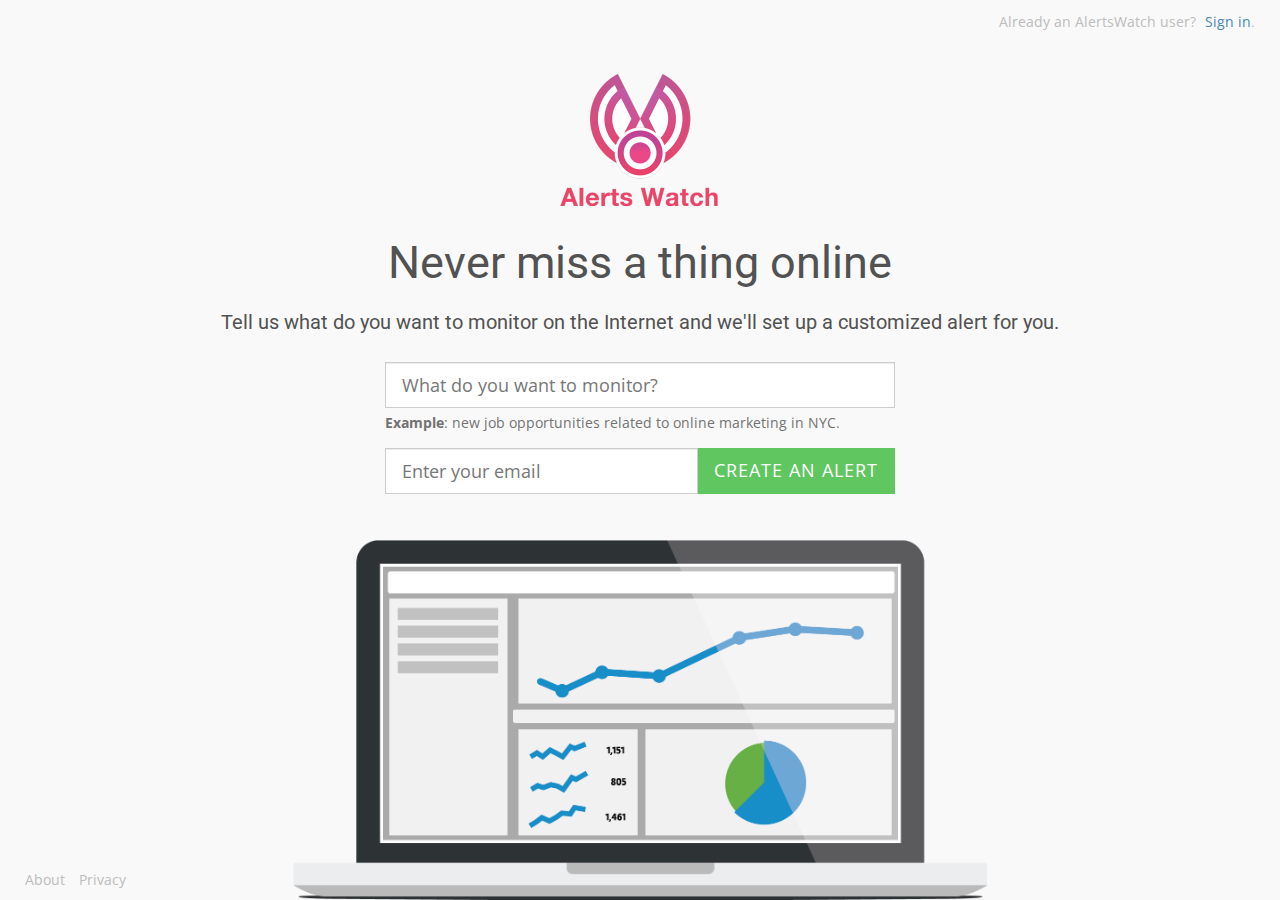
<file: index.html>
<!doctype html><html class="no-js" lang=""><head><meta charset="utf-8"><meta http-equiv="X-UA-Compatible" content="IE=edge"><title>Email Alerts & Notifications</title><meta name="description" content=""><meta name="viewport" content="width=device-width,initial-scale=1"><link rel="stylesheet" href="http://fonts.googleapis.com/css?family=Roboto:300|Open+Sans"><link rel="stylesheet" href="css/index.css"></head><body><!--[if lt IE 8]><p class="browsehappy">You are using an <strong>outdated</strong> browser. Please <a href="http://browsehappy.com/">upgrade your browser</a> to improve your experience.</p><![endif]--><p class="login">Already an AlertsWatch user? <a href="/login">Sign in</a>.</p><img class="logo" src="img/alerts-watch.png" alt="AlertsWatch: Email Alerts &amp; Notifications"><h1>Never miss a thing online</h1><h2>Tell us what do you want to monitor on the Internet and we'll set up a customized alert for you.</h2><form class="form-horizontal" action="/" method="get" role="form"><div class="form-group form-group-lg"><input class="form-control" type="text" placeholder="What do you want to monitor?"> <span class="help-block"><strong>Example</strong>: new job opportunities related to online marketing in NYC.</span></div><div class="form-group input-group input-group-lg"><input class="form-control" type="email" placeholder="Enter your email"> <span class="input-group-btn"><button class="btn" type="submit">Create an alert</button></span></div></form><div class="img-block"><img class="img-responsive" src="img/laptop-analytics.png" alt="AlertsWatch: Email Alerts &amp; Notifications"></div><p class="footer"><a href="/about">About</a> <a href="/privacy">Privacy</a></p><script src="//ajax.googleapis.com/ajax/libs/jquery/1.11.1/jquery.min.js"></script><script>window.jQuery||document.write('<script src="js/vendor/jquery-1.11.1.min.js"><\/script>');</script><script>!function(e,a,t,n,s,c){e.GoogleAnalyticsObject=n,e[n]||(e[n]=function(){(e[n].q=e[n].q||[]).push(arguments)}),e[n].l=+new Date,s=a.createElement(t),c=a.getElementsByTagName(t)[0],s.src="//www.google-analytics.com/analytics.js",c.parentNode.insertBefore(s,c)}(window,document,"script","ga"),ga("create","UA-34918747-7","auto"),ga("require","displayfeatures"),ga("send","pageview");</script></body></html>
</file>
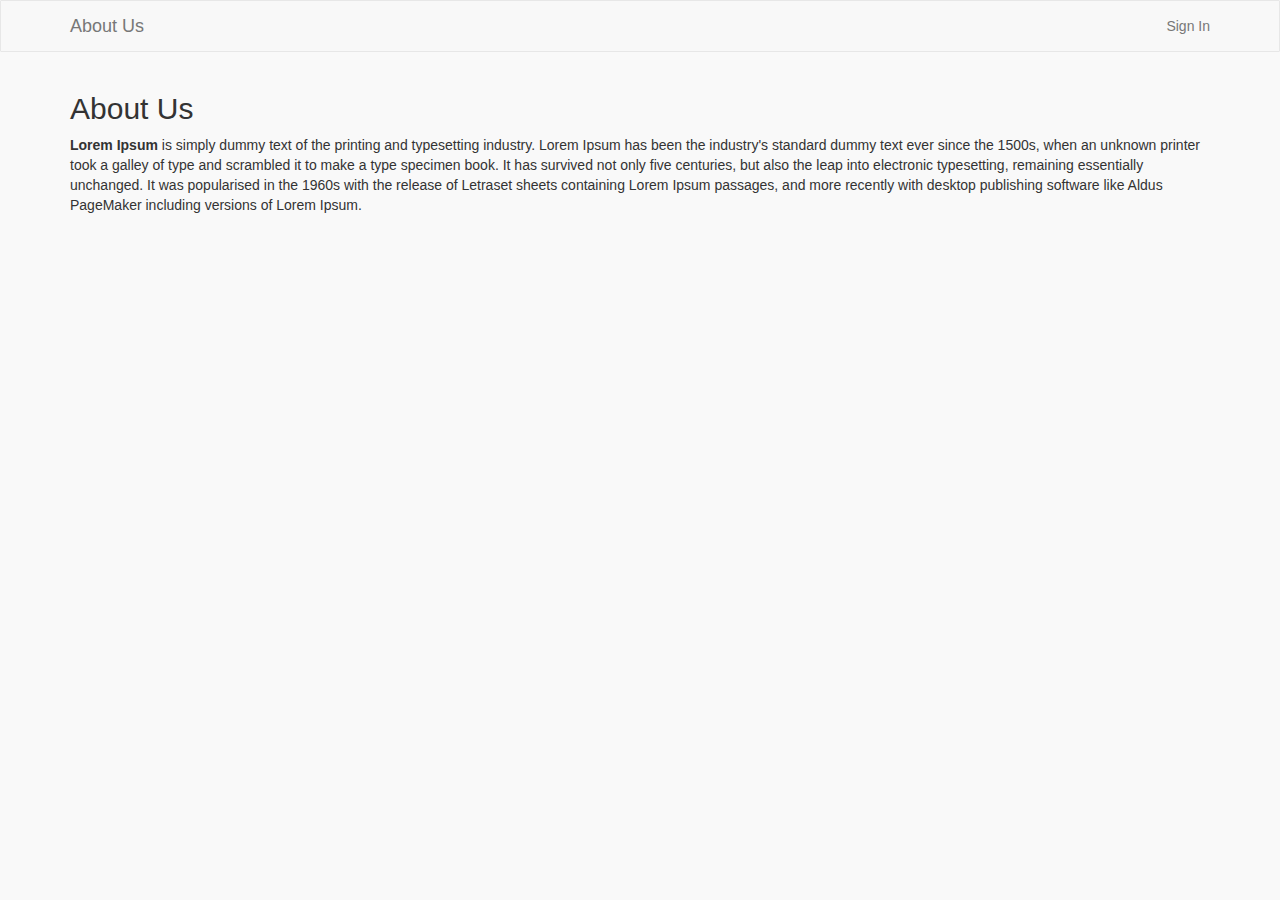
<file: about.html>
<!doctype html><html class="no-js" lang=""><head><meta charset="utf-8"><meta http-equiv="X-UA-Compatible" content="IE=edge"><title>About Us</title><meta name="description" content=""><meta name="viewport" content="width=device-width,initial-scale=1"><link rel="shortcut icon" href="favicon.ico"><link rel="stylesheet" href="css/style.css"><script src="vendor/modernizr-2.8.3/modernizr.min.js"></script></head><body><!--[if lt IE 8]><p class="browsehappy">You are using an <strong>outdated</strong> browser. Please <a href="http://browsehappy.com/">upgrade your browser</a> to improve your experience.</p><![endif]--><nav class="navbar navbar-default" role="navigation"><div class="container"><div class="navbar-header"><a class="navbar-brand" href="/">About Us</a></div><ul class="nav navbar-nav navbar-right"><li><a href="javascript:;">Sign In</a></li></ul></div></nav><div class="container"><h2>About Us</h2><p><strong>Lorem Ipsum</strong> is simply dummy text of the printing and typesetting industry. Lorem Ipsum has been the industry's standard dummy text ever since the 1500s, when an unknown printer took a galley of type and scrambled it to make a type specimen book. It has survived not only five centuries, but also the leap into electronic typesetting, remaining essentially unchanged. It was popularised in the 1960s with the release of Letraset sheets containing Lorem Ipsum passages, and more recently with desktop publishing software like Aldus PageMaker including versions of Lorem Ipsum.</p></div><script src="//ajax.googleapis.com/ajax/libs/jquery/2.1.1/jquery.min.js"></script><script>window.jQuery||document.write('<script src="vendor/jquery-2.1.1/jquery.min.js"><\/script>');</script><script src="//maxcdn.bootstrapcdn.com/bootstrap/3.2.0/js/bootstrap.min.js"></script><script src="js/bundle.js"></script><script>!function(e,t,a,n,c,o){e.GoogleAnalyticsObject=n,e[n]||(e[n]=function(){(e[n].q=e[n].q||[]).push(arguments)}),e[n].l=+new Date,c=t.createElement(a),o=t.getElementsByTagName(a)[0],c.src="//www.google-analytics.com/analytics.js",o.parentNode.insertBefore(c,o)}(window,document,"script","ga"),ga("create","UA-34918747-7"),ga("send","pageview");</script></body></html>
</file>
<file: css/index.css>
/*! HTML5 Boilerplate v4.3.0 | MIT License | http://h5bp.com/ *//*! normalize.css v3.0.1 | MIT License | git.io/normalize */html{font-family:sans-serif;-webkit-text-size-adjust:100%;-ms-text-size-adjust:100%}body{margin:0}article,aside,details,figcaption,figure,footer,header,hgroup,main,nav,section,summary{display:block}audio,canvas,progress,video{display:inline-block;vertical-align:baseline}audio:not([controls]){display:none;height:0}[hidden],template{display:none}a{background:0 0}a:active,a:hover{outline:0}b,strong{font-weight:700}dfn{font-style:italic}mark{color:#000;background:#ff0}sub,sup{position:relative;font-size:75%;line-height:0;vertical-align:baseline}sup{top:-.5em}sub{bottom:-.25em}img{border:0}svg:not(:root){overflow:hidden}hr{height:0;box-sizing:content-box}pre{overflow:auto}code,kbd,pre,samp{font-family:monospace,monospace;font-size:1em}button,input,optgroup,select,textarea{margin:0;font:inherit;color:inherit}button{overflow:visible}button,select{text-transform:none}button,html input[type=button],input[type=reset],input[type=submit]{-webkit-appearance:button;cursor:pointer}button[disabled],html input[disabled]{cursor:default}button::-moz-focus-inner,input::-moz-focus-inner{padding:0;border:0}input[type=checkbox],input[type=radio]{box-sizing:border-box;padding:0}input[type=number]::-webkit-inner-spin-button,input[type=number]::-webkit-outer-spin-button{height:auto}input[type=search]::-webkit-search-cancel-button,input[type=search]::-webkit-search-decoration{-webkit-appearance:none}textarea{overflow:auto}optgroup{font-weight:700}table{border-spacing:0;border-collapse:collapse}td,th{padding:0}@media print{*{color:#000!important;text-shadow:none!important;background:0 0!important;box-shadow:none!important}a,a:visited{text-decoration:underline}a[href]:after{content:" (" attr(href) ")"}abbr[title]:after{content:" (" attr(title) ")"}a[href^="javascript:"]:after,a[href^="#"]:after{content:""}blockquote,pre{border:1px solid #999;page-break-inside:avoid}thead{display:table-header-group}img,tr{page-break-inside:avoid}img{max-width:100%!important}h2,h3,p{orphans:3;widows:3}h2,h3{page-break-after:avoid}select{background:#fff!important}.navbar{display:none}.table td,.table th{background-color:#fff!important}.btn>.caret,.dropup>.btn>.caret{border-top-color:#000!important}.label{border:1px solid #000}.table{border-collapse:collapse!important}.table-bordered td,.table-bordered th{border:1px solid #ddd!important}}*,:after,:before{box-sizing:border-box}html{font-size:10px;-webkit-tap-highlight-color:transparent}body{font-family:"Open Sans",Arial,sans-serif;font-size:14px;line-height:1.42857143}button,input,select,textarea{font-family:inherit;font-size:inherit;line-height:inherit}a{text-decoration:none}a:focus,a:hover{color:#2a6496;text-decoration:underline}a:focus{outline:dotted thin;outline:-webkit-focus-ring-color auto 5px;outline-offset:-2px}figure{margin:0}img{vertical-align:middle}.img-responsive{display:block;max-width:100%;height:auto}.img-rounded{border-radius:0}.img-thumbnail{display:inline-block;max-width:100%;height:auto;padding:4px;line-height:1.42857143;background-color:#fff;border:1px solid #ddd;border-radius:0;-webkit-transition:all .2s ease-in-out;transition:all .2s ease-in-out}.img-circle{border-radius:50%}hr{margin-top:20px;margin-bottom:20px;border:0;border-top:1px solid #eee}.sr-only{position:absolute;width:1px;height:1px;padding:0;margin:-1px;overflow:hidden;clip:rect(0,0,0,0);border:0}.sr-only-focusable:active,.sr-only-focusable:focus{position:static;width:auto;height:auto;margin:0;overflow:visible;clip:auto}.h1,.h2,.h3,.h4,.h5,.h6,h1,h2,h3,h4,h5,h6{font-family:inherit;font-weight:500;line-height:1.1;color:inherit}.h1 .small,.h1 small,.h2 .small,.h2 small,.h3 .small,.h3 small,.h4 .small,.h4 small,.h5 .small,.h5 small,.h6 .small,.h6 small,h1 .small,h1 small,h2 .small,h2 small,h3 .small,h3 small,h4 .small,h4 small,h5 .small,h5 small,h6 .small,h6 small{font-weight:400;line-height:1;color:#777}.h1,.h2,.h3,h1,h2,h3{margin-top:20px;margin-bottom:10px}.h1 .small,.h1 small,.h2 .small,.h2 small,.h3 .small,.h3 small,h1 .small,h1 small,h2 .small,h2 small,h3 .small,h3 small{font-size:65%}.h4,.h5,.h6,h4,h5,h6{margin-top:10px;margin-bottom:10px}.h4 .small,.h4 small,.h5 .small,.h5 small,.h6 .small,.h6 small,h4 .small,h4 small,h5 .small,h5 small,h6 .small,h6 small{font-size:75%}.h1,h1{font-size:36px}.h2,h2{font-size:30px}.h3,h3{font-size:24px}.h4,h4{font-size:18px}.h5,h5{font-size:14px}.h6,h6{font-size:12px}p{margin:0 0 10px}.lead{margin-bottom:20px;font-size:16px;font-weight:300;line-height:1.4}@media (min-width:768px){.lead{font-size:21px}}.small,small{font-size:85%}cite{font-style:normal}.mark,mark{padding:.2em;background-color:#fcf8e3}.text-left{text-align:left}.text-right{text-align:right}.text-center{text-align:center}.text-justify{text-align:justify}.text-nowrap{white-space:nowrap}.text-lowercase{text-transform:lowercase}.text-uppercase{text-transform:uppercase}.text-capitalize{text-transform:capitalize}.text-muted{color:#777}.text-primary{color:#428bca}a.text-primary:hover{color:#3071a9}.text-success{color:#3c763d}a.text-success:hover{color:#2b542c}.text-info{color:#31708f}a.text-info:hover{color:#245269}.text-warning{color:#8a6d3b}a.text-warning:hover{color:#66512c}.text-danger{color:#a94442}a.text-danger:hover{color:#843534}.bg-primary{color:#fff;background-color:#428bca}a.bg-primary:hover{background-color:#3071a9}.bg-success{background-color:#dff0d8}a.bg-success:hover{background-color:#c1e2b3}.bg-info{background-color:#d9edf7}a.bg-info:hover{background-color:#afd9ee}.bg-warning{background-color:#fcf8e3}a.bg-warning:hover{background-color:#f7ecb5}.bg-danger{background-color:#f2dede}a.bg-danger:hover{background-color:#e4b9b9}.page-header{padding-bottom:9px;margin:40px 0 20px;border-bottom:1px solid #eee}ol,ul{margin-top:0;margin-bottom:10px}ol ol,ol ul,ul ol,ul ul{margin-bottom:0}.list-unstyled{padding-left:0;list-style:none}.list-inline{padding-left:0;margin-left:-5px;list-style:none}.list-inline>li{display:inline-block;padding-right:5px;padding-left:5px}dl{margin-top:0;margin-bottom:20px}dd,dt{line-height:1.42857143}dt{font-weight:700}dd{margin-left:0}@media (min-width:768px){.dl-horizontal dt{float:left;width:160px;overflow:hidden;clear:left;text-align:right;text-overflow:ellipsis;white-space:nowrap}.dl-horizontal dd{margin-left:180px}}abbr[data-original-title],abbr[title]{cursor:help;border-bottom:1px dotted #777}.initialism{font-size:90%;text-transform:uppercase}blockquote{padding:10px 20px;margin:0 0 20px;font-size:17.5px;border-left:5px solid #eee}blockquote ol:last-child,blockquote p:last-child,blockquote ul:last-child{margin-bottom:0}blockquote .small,blockquote footer,blockquote small{display:block;font-size:80%;line-height:1.42857143;color:#777}blockquote .small:before,blockquote footer:before,blockquote small:before{content:'\2014 \00A0'}.blockquote-reverse,blockquote.pull-right{padding-right:15px;padding-left:0;text-align:right;border-right:5px solid #eee;border-left:0}.blockquote-reverse .small:before,.blockquote-reverse footer:before,.blockquote-reverse small:before,blockquote.pull-right .small:before,blockquote.pull-right footer:before,blockquote.pull-right small:before{content:''}.blockquote-reverse .small:after,.blockquote-reverse footer:after,.blockquote-reverse small:after,blockquote.pull-right .small:after,blockquote.pull-right footer:after,blockquote.pull-right small:after{content:'\00A0 \2014'}blockquote:after,blockquote:before{content:""}address{margin-bottom:20px;font-style:normal;line-height:1.42857143}fieldset{min-width:0;padding:0;margin:0;border:0}legend{display:block;width:100%;padding:0;margin-bottom:20px;font-size:21px;line-height:inherit;color:#333;border:0;border-bottom:1px solid #e5e5e5}label{display:inline-block;max-width:100%;margin-bottom:5px;font-weight:700}input[type=search]{box-sizing:border-box}input[type=checkbox],input[type=radio]{margin:4px 0 0;line-height:normal}input[type=file]{display:block}input[type=range]{display:block;width:100%}select[multiple],select[size]{height:auto}input[type=checkbox]:focus,input[type=file]:focus,input[type=radio]:focus{outline:dotted thin;outline:-webkit-focus-ring-color auto 5px;outline-offset:-2px}output{display:block;padding-top:7px;font-size:14px;line-height:1.42857143;color:#555}.form-control{display:block;width:100%;height:34px;padding:6px 12px;font-size:14px;line-height:1.42857143;color:#555;background-color:#fff;background-image:none;border:1px solid #ccc;border-radius:0;box-shadow:inset 0 1px 1px rgba(0,0,0,.075);-webkit-transition:border-color ease-in-out .15s,box-shadow ease-in-out .15s;transition:border-color ease-in-out .15s,box-shadow ease-in-out .15s}.form-control:focus{border-color:#66afe9;outline:0;box-shadow:inset 0 1px 1px rgba(0,0,0,.075),0 0 8px rgba(102,175,233,.6)}.form-control::-moz-placeholder{color:#777;opacity:1}.form-control:-ms-input-placeholder{color:#777}.form-control::-webkit-input-placeholder{color:#777}.form-control[disabled],.form-control[readonly],fieldset[disabled] .form-control{cursor:not-allowed;background-color:#eee;opacity:1}textarea.form-control{height:auto}input[type=search]{-webkit-appearance:none}input[type=date],input[type=datetime-local],input[type=month],input[type=time]{line-height:34px;line-height:1.42857143 \0}input[type=date].input-sm,input[type=datetime-local].input-sm,input[type=month].input-sm,input[type=time].input-sm{line-height:30px}input[type=date].input-lg,input[type=datetime-local].input-lg,input[type=month].input-lg,input[type=time].input-lg{line-height:46px}.form-group{margin-bottom:15px}.checkbox,.radio{position:relative;display:block;min-height:20px;margin-top:10px;margin-bottom:10px}.checkbox label,.radio label{padding-left:20px;margin-bottom:0;font-weight:400;cursor:pointer}.checkbox input[type=checkbox],.checkbox-inline input[type=checkbox],.radio input[type=radio],.radio-inline input[type=radio]{position:absolute;margin-left:-20px}.checkbox+.checkbox,.radio+.radio{margin-top:-5px}.checkbox-inline,.radio-inline{display:inline-block;padding-left:20px;margin-bottom:0;font-weight:400;vertical-align:middle;cursor:pointer}.checkbox-inline+.checkbox-inline,.radio-inline+.radio-inline{margin-top:0;margin-left:10px}.checkbox-inline.disabled,.checkbox.disabled label,.radio-inline.disabled,.radio.disabled label,fieldset[disabled] .checkbox label,fieldset[disabled] .checkbox-inline,fieldset[disabled] .radio label,fieldset[disabled] .radio-inline,fieldset[disabled] input[type=checkbox],fieldset[disabled] input[type=radio],input[type=checkbox].disabled,input[type=checkbox][disabled],input[type=radio].disabled,input[type=radio][disabled]{cursor:not-allowed}.form-control-static{padding-top:7px;padding-bottom:7px;margin-bottom:0}.form-control-static.input-lg,.form-control-static.input-sm{padding-right:0;padding-left:0}.form-horizontal .form-group-sm .form-control,.input-sm{height:30px;padding:5px 10px;font-size:12px;line-height:1.5;border-radius:0}select.input-sm{height:30px;line-height:30px}select[multiple].input-sm,textarea.input-sm{height:auto}.form-horizontal .form-group-lg .form-control,.input-lg{height:46px;padding:10px 16px;font-size:18px;line-height:1.33;border-radius:0}select.input-lg{height:46px;line-height:46px}select[multiple].input-lg,textarea.input-lg{height:auto}.has-feedback{position:relative}.has-feedback .form-control{padding-right:42.5px}.form-control-feedback{position:absolute;top:25px;right:0;z-index:2;display:block;width:34px;height:34px;line-height:34px;text-align:center}.input-lg+.form-control-feedback{width:46px;height:46px;line-height:46px}.input-sm+.form-control-feedback{width:30px;height:30px;line-height:30px}.has-success .checkbox,.has-success .checkbox-inline,.has-success .control-label,.has-success .help-block,.has-success .radio,.has-success .radio-inline{color:#3c763d}.has-success .form-control{border-color:#3c763d;box-shadow:inset 0 1px 1px rgba(0,0,0,.075)}.has-success .form-control:focus{border-color:#2b542c;box-shadow:inset 0 1px 1px rgba(0,0,0,.075),0 0 6px #67b168}.has-success .input-group-addon{color:#3c763d;background-color:#dff0d8;border-color:#3c763d}.has-success .form-control-feedback{color:#3c763d}.has-warning .checkbox,.has-warning .checkbox-inline,.has-warning .control-label,.has-warning .help-block,.has-warning .radio,.has-warning .radio-inline{color:#8a6d3b}.has-warning .form-control{border-color:#8a6d3b;box-shadow:inset 0 1px 1px rgba(0,0,0,.075)}.has-warning .form-control:focus{border-color:#66512c;box-shadow:inset 0 1px 1px rgba(0,0,0,.075),0 0 6px #c0a16b}.has-warning .input-group-addon{color:#8a6d3b;background-color:#fcf8e3;border-color:#8a6d3b}.has-warning .form-control-feedback{color:#8a6d3b}.has-error .checkbox,.has-error .checkbox-inline,.has-error .control-label,.has-error .help-block,.has-error .radio,.has-error .radio-inline{color:#a94442}.has-error .form-control{border-color:#a94442;box-shadow:inset 0 1px 1px rgba(0,0,0,.075)}.has-error .form-control:focus{border-color:#843534;box-shadow:inset 0 1px 1px rgba(0,0,0,.075),0 0 6px #ce8483}.has-error .input-group-addon{color:#a94442;background-color:#f2dede;border-color:#a94442}.has-error .form-control-feedback{color:#a94442}.has-feedback label.sr-only~.form-control-feedback{top:0}.help-block{display:block;margin-top:5px;margin-bottom:10px;color:#737373}@media (min-width:768px){.form-inline .form-group{display:inline-block;margin-bottom:0;vertical-align:middle}.form-inline .form-control{display:inline-block;width:auto;vertical-align:middle}.form-inline .input-group{display:inline-table;vertical-align:middle}.form-inline .input-group .form-control,.form-inline .input-group .input-group-addon,.form-inline .input-group .input-group-btn{width:auto}.form-inline .input-group>.form-control{width:100%}.form-inline .control-label{margin-bottom:0;vertical-align:middle}.form-inline .checkbox,.form-inline .radio{display:inline-block;margin-top:0;margin-bottom:0;vertical-align:middle}.form-inline .checkbox label,.form-inline .radio label{padding-left:0}.form-inline .checkbox input[type=checkbox],.form-inline .radio input[type=radio]{position:relative;margin-left:0}.form-inline .has-feedback .form-control-feedback{top:0}}.form-horizontal .checkbox,.form-horizontal .checkbox-inline,.form-horizontal .radio,.form-horizontal .radio-inline{padding-top:7px;margin-top:0;margin-bottom:0}.form-horizontal .checkbox,.form-horizontal .radio{min-height:27px}.form-horizontal .form-group{margin-right:-15px;margin-left:-15px}@media (min-width:768px){.form-horizontal .control-label{padding-top:7px;margin-bottom:0;text-align:right}}.form-horizontal .has-feedback .form-control-feedback{top:0;right:15px}@media (min-width:768px){.form-horizontal .form-group-lg .control-label{padding-top:14.3px}}@media (min-width:768px){.form-horizontal .form-group-sm .control-label{padding-top:6px}}.btn{display:inline-block;padding:6px 12px;margin-bottom:0;font-size:14px;font-weight:400;line-height:1.42857143;text-align:center;white-space:nowrap;vertical-align:middle;cursor:pointer;-webkit-user-select:none;-moz-user-select:none;-ms-user-select:none;user-select:none;background-image:none;border:1px solid transparent;border-radius:0}.btn.active:focus,.btn:active:focus,.btn:focus{outline:dotted thin;outline:-webkit-focus-ring-color auto 5px;outline-offset:-2px}.btn:focus,.btn:hover{color:#333;text-decoration:none}.btn.active,.btn:active{background-image:none;outline:0;box-shadow:inset 0 3px 5px rgba(0,0,0,.125)}.btn.disabled,.btn[disabled],fieldset[disabled] .btn{pointer-events:none;cursor:not-allowed;filter:alpha(opacity=65);box-shadow:none;opacity:.65}.btn-default{color:#333;background-color:#fff;border-color:#ccc}.btn-default.active,.btn-default:active,.btn-default:focus,.btn-default:hover,.open>.dropdown-toggle.btn-default{color:#333;background-color:#e6e6e6;border-color:#adadad}.btn-default.active,.btn-default:active,.open>.dropdown-toggle.btn-default{background-image:none}.btn-default.disabled,.btn-default.disabled.active,.btn-default.disabled:active,.btn-default.disabled:focus,.btn-default.disabled:hover,.btn-default[disabled],.btn-default[disabled].active,.btn-default[disabled]:active,.btn-default[disabled]:focus,.btn-default[disabled]:hover,fieldset[disabled] .btn-default,fieldset[disabled] .btn-default.active,fieldset[disabled] .btn-default:active,fieldset[disabled] .btn-default:focus,fieldset[disabled] .btn-default:hover{background-color:#fff;border-color:#ccc}.btn-default .badge{color:#fff;background-color:#333}.btn-primary{color:#fff;background-color:#428bca;border-color:#357ebd}.btn-primary.active,.btn-primary:active,.btn-primary:focus,.btn-primary:hover,.open>.dropdown-toggle.btn-primary{color:#fff;background-color:#3071a9;border-color:#285e8e}.btn-primary.active,.btn-primary:active,.open>.dropdown-toggle.btn-primary{background-image:none}.btn-primary.disabled,.btn-primary.disabled.active,.btn-primary.disabled:active,.btn-primary.disabled:focus,.btn-primary.disabled:hover,.btn-primary[disabled],.btn-primary[disabled].active,.btn-primary[disabled]:active,.btn-primary[disabled]:focus,.btn-primary[disabled]:hover,fieldset[disabled] .btn-primary,fieldset[disabled] .btn-primary.active,fieldset[disabled] .btn-primary:active,fieldset[disabled] .btn-primary:focus,fieldset[disabled] .btn-primary:hover{background-color:#428bca;border-color:#357ebd}.btn-primary .badge{color:#428bca;background-color:#fff}.btn-success{color:#fff;background-color:#5cb85c;border-color:#4cae4c}.btn-success.active,.btn-success:active,.btn-success:focus,.btn-success:hover,.open>.dropdown-toggle.btn-success{color:#fff;background-color:#449d44;border-color:#398439}.btn-success.active,.btn-success:active,.open>.dropdown-toggle.btn-success{background-image:none}.btn-success.disabled,.btn-success.disabled.active,.btn-success.disabled:active,.btn-success.disabled:focus,.btn-success.disabled:hover,.btn-success[disabled],.btn-success[disabled].active,.btn-success[disabled]:active,.btn-success[disabled]:focus,.btn-success[disabled]:hover,fieldset[disabled] .btn-success,fieldset[disabled] .btn-success.active,fieldset[disabled] .btn-success:active,fieldset[disabled] .btn-success:focus,fieldset[disabled] .btn-success:hover{background-color:#5cb85c;border-color:#4cae4c}.btn-success .badge{color:#5cb85c;background-color:#fff}.btn-info{color:#fff;background-color:#5bc0de;border-color:#46b8da}.btn-info.active,.btn-info:active,.btn-info:focus,.btn-info:hover,.open>.dropdown-toggle.btn-info{color:#fff;background-color:#31b0d5;border-color:#269abc}.btn-info.active,.btn-info:active,.open>.dropdown-toggle.btn-info{background-image:none}.btn-info.disabled,.btn-info.disabled.active,.btn-info.disabled:active,.btn-info.disabled:focus,.btn-info.disabled:hover,.btn-info[disabled],.btn-info[disabled].active,.btn-info[disabled]:active,.btn-info[disabled]:focus,.btn-info[disabled]:hover,fieldset[disabled] .btn-info,fieldset[disabled] .btn-info.active,fieldset[disabled] .btn-info:active,fieldset[disabled] .btn-info:focus,fieldset[disabled] .btn-info:hover{background-color:#5bc0de;border-color:#46b8da}.btn-info .badge{color:#5bc0de;background-color:#fff}.btn-warning{color:#fff;background-color:#f0ad4e;border-color:#eea236}.btn-warning.active,.btn-warning:active,.btn-warning:focus,.btn-warning:hover,.open>.dropdown-toggle.btn-warning{color:#fff;background-color:#ec971f;border-color:#d58512}.btn-warning.active,.btn-warning:active,.open>.dropdown-toggle.btn-warning{background-image:none}.btn-warning.disabled,.btn-warning.disabled.active,.btn-warning.disabled:active,.btn-warning.disabled:focus,.btn-warning.disabled:hover,.btn-warning[disabled],.btn-warning[disabled].active,.btn-warning[disabled]:active,.btn-warning[disabled]:focus,.btn-warning[disabled]:hover,fieldset[disabled] .btn-warning,fieldset[disabled] .btn-warning.active,fieldset[disabled] .btn-warning:active,fieldset[disabled] .btn-warning:focus,fieldset[disabled] .btn-warning:hover{background-color:#f0ad4e;border-color:#eea236}.btn-warning .badge{color:#f0ad4e;background-color:#fff}.btn-danger{color:#fff;background-color:#d9534f;border-color:#d43f3a}.btn-danger.active,.btn-danger:active,.btn-danger:focus,.btn-danger:hover,.open>.dropdown-toggle.btn-danger{color:#fff;background-color:#c9302c;border-color:#ac2925}.btn-danger.active,.btn-danger:active,.open>.dropdown-toggle.btn-danger{background-image:none}.btn-danger.disabled,.btn-danger.disabled.active,.btn-danger.disabled:active,.btn-danger.disabled:focus,.btn-danger.disabled:hover,.btn-danger[disabled],.btn-danger[disabled].active,.btn-danger[disabled]:active,.btn-danger[disabled]:focus,.btn-danger[disabled]:hover,fieldset[disabled] .btn-danger,fieldset[disabled] .btn-danger.active,fieldset[disabled] .btn-danger:active,fieldset[disabled] .btn-danger:focus,fieldset[disabled] .btn-danger:hover{background-color:#d9534f;border-color:#d43f3a}.btn-danger .badge{color:#d9534f;background-color:#fff}.btn-link{font-weight:400;color:#428bca;cursor:pointer;border-radius:0}.btn-link,.btn-link:active,.btn-link[disabled],fieldset[disabled] .btn-link{background-color:transparent;box-shadow:none}.btn-link,.btn-link:active,.btn-link:focus,.btn-link:hover{border-color:transparent}.btn-link:focus,.btn-link:hover{color:#2a6496;text-decoration:underline;background-color:transparent}.btn-link[disabled]:focus,.btn-link[disabled]:hover,fieldset[disabled] .btn-link:focus,fieldset[disabled] .btn-link:hover{color:#777;text-decoration:none}.btn-lg{padding:10px 16px;font-size:18px;line-height:1.33;border-radius:0}.btn-sm{padding:5px 10px;font-size:12px;line-height:1.5;border-radius:0}.btn-xs{padding:1px 5px;font-size:12px;line-height:1.5;border-radius:0}.btn-block{display:block;width:100%}.btn-block+.btn-block{margin-top:5px}input[type=button].btn-block,input[type=reset].btn-block,input[type=submit].btn-block{width:100%}.input-group{position:relative;display:table;border-collapse:separate}.input-group[class*=col-]{float:none;padding-right:0;padding-left:0}.input-group .form-control{position:relative;z-index:2;float:left;width:100%;margin-bottom:0}.input-group-lg>.form-control,.input-group-lg>.input-group-addon,.input-group-lg>.input-group-btn>.btn{height:46px;padding:10px 16px;font-size:18px;line-height:1.33;border-radius:0}select.input-group-lg>.form-control,select.input-group-lg>.input-group-addon,select.input-group-lg>.input-group-btn>.btn{height:46px;line-height:46px}select[multiple].input-group-lg>.form-control,select[multiple].input-group-lg>.input-group-addon,select[multiple].input-group-lg>.input-group-btn>.btn,textarea.input-group-lg>.form-control,textarea.input-group-lg>.input-group-addon,textarea.input-group-lg>.input-group-btn>.btn{height:auto}.input-group-sm>.form-control,.input-group-sm>.input-group-addon,.input-group-sm>.input-group-btn>.btn{height:30px;padding:5px 10px;font-size:12px;line-height:1.5;border-radius:0}select.input-group-sm>.form-control,select.input-group-sm>.input-group-addon,select.input-group-sm>.input-group-btn>.btn{height:30px;line-height:30px}select[multiple].input-group-sm>.form-control,select[multiple].input-group-sm>.input-group-addon,select[multiple].input-group-sm>.input-group-btn>.btn,textarea.input-group-sm>.form-control,textarea.input-group-sm>.input-group-addon,textarea.input-group-sm>.input-group-btn>.btn{height:auto}.input-group .form-control,.input-group-addon,.input-group-btn{display:table-cell}.input-group .form-control:not(:first-child):not(:last-child),.input-group-addon:not(:first-child):not(:last-child),.input-group-btn:not(:first-child):not(:last-child){border-radius:0}.input-group-addon,.input-group-btn{width:1%;white-space:nowrap;vertical-align:middle}.input-group-addon{padding:6px 12px;font-size:14px;font-weight:400;line-height:1;color:#555;text-align:center;background-color:#eee;border:1px solid #ccc;border-radius:0}.input-group-addon.input-sm{padding:5px 10px;font-size:12px;border-radius:0}.input-group-addon.input-lg{padding:10px 16px;font-size:18px;border-radius:0}.input-group-addon input[type=checkbox],.input-group-addon input[type=radio]{margin-top:0}.input-group .form-control:first-child,.input-group-addon:first-child,.input-group-btn:first-child>.btn,.input-group-btn:first-child>.btn-group>.btn,.input-group-btn:first-child>.dropdown-toggle,.input-group-btn:last-child>.btn-group:not(:last-child)>.btn,.input-group-btn:last-child>.btn:not(:last-child):not(.dropdown-toggle){border-top-right-radius:0;border-bottom-right-radius:0}.input-group-addon:first-child{border-right:0}.input-group .form-control:last-child,.input-group-addon:last-child,.input-group-btn:first-child>.btn-group:not(:first-child)>.btn,.input-group-btn:first-child>.btn:not(:first-child),.input-group-btn:last-child>.btn,.input-group-btn:last-child>.btn-group>.btn,.input-group-btn:last-child>.dropdown-toggle{border-top-left-radius:0;border-bottom-left-radius:0}.input-group-addon:last-child{border-left:0}.input-group-btn{position:relative;font-size:0;white-space:nowrap}.input-group-btn>.btn{position:relative}.input-group-btn>.btn+.btn{margin-left:-1px}.input-group-btn>.btn:active,.input-group-btn>.btn:focus,.input-group-btn>.btn:hover{z-index:2}.input-group-btn:first-child>.btn,.input-group-btn:first-child>.btn-group{margin-right:-1px}.input-group-btn:last-child>.btn,.input-group-btn:last-child>.btn-group{margin-left:-1px}body,html{color:#222;background-color:#f9f9f9}.browsehappy{padding:.2em 0;margin:.2em 0;color:#000;background:#ccc}.login{position:absolute;top:0;right:0;padding:12px 25px;color:#bcbcbc}.login a{padding-left:5px}.footer{position:absolute;bottom:0;left:0;padding:0 25px;color:#bcbcbc}.footer a,.footer a:active,.footer a:hover,.footer a:visited{margin-right:10px;color:#bcbcbc;text-decoration:none}.footer a:hover{text-decoration:underline}.logo{display:block;width:200px;height:200px;margin:3% auto 0}a,a:active,a:hover,a:visited{color:#4a87b6}h1{padding:0;margin:0;font-family:Roboto,sans-serif;font-size:320%;font-style:normal;font-weight:400;color:#525252;text-align:center}h2{font-family:Roboto,sans-serif;font-size:140%;font-style:normal;font-weight:400;line-height:1.5em;color:#525252;text-align:center}form{width:480px;margin:25px auto}form .btn{color:#fff;text-transform:uppercase;letter-spacing:1px;background-color:#5fc660;border-color:#5fc660}form .btn:active,form .btn:hover{color:#fff}.img-block{position:absolute;bottom:0;display:none;width:100%;max-height:360px;text-align:center}.img-block img{display:inline-block;max-height:360px;margin:0 auto}@media all and (min-height:830px){.img-block{display:block}}
</file>
